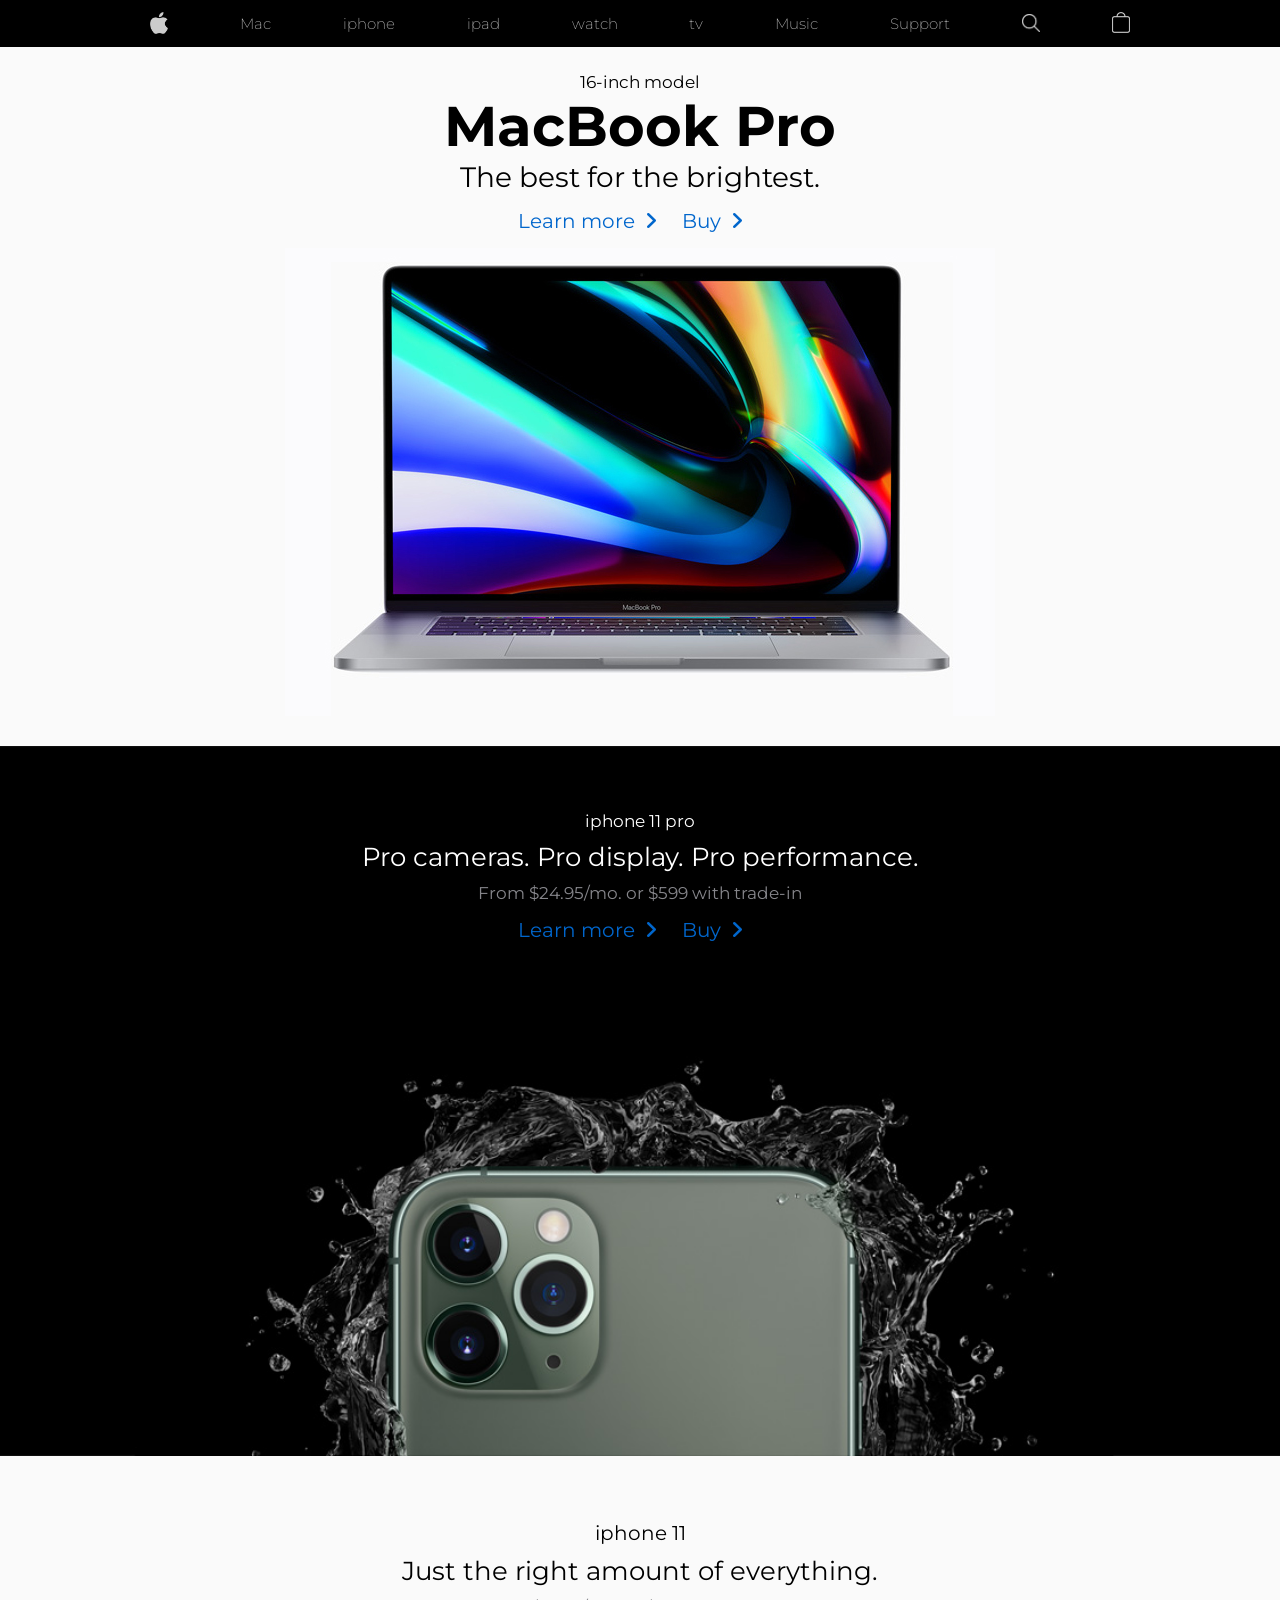
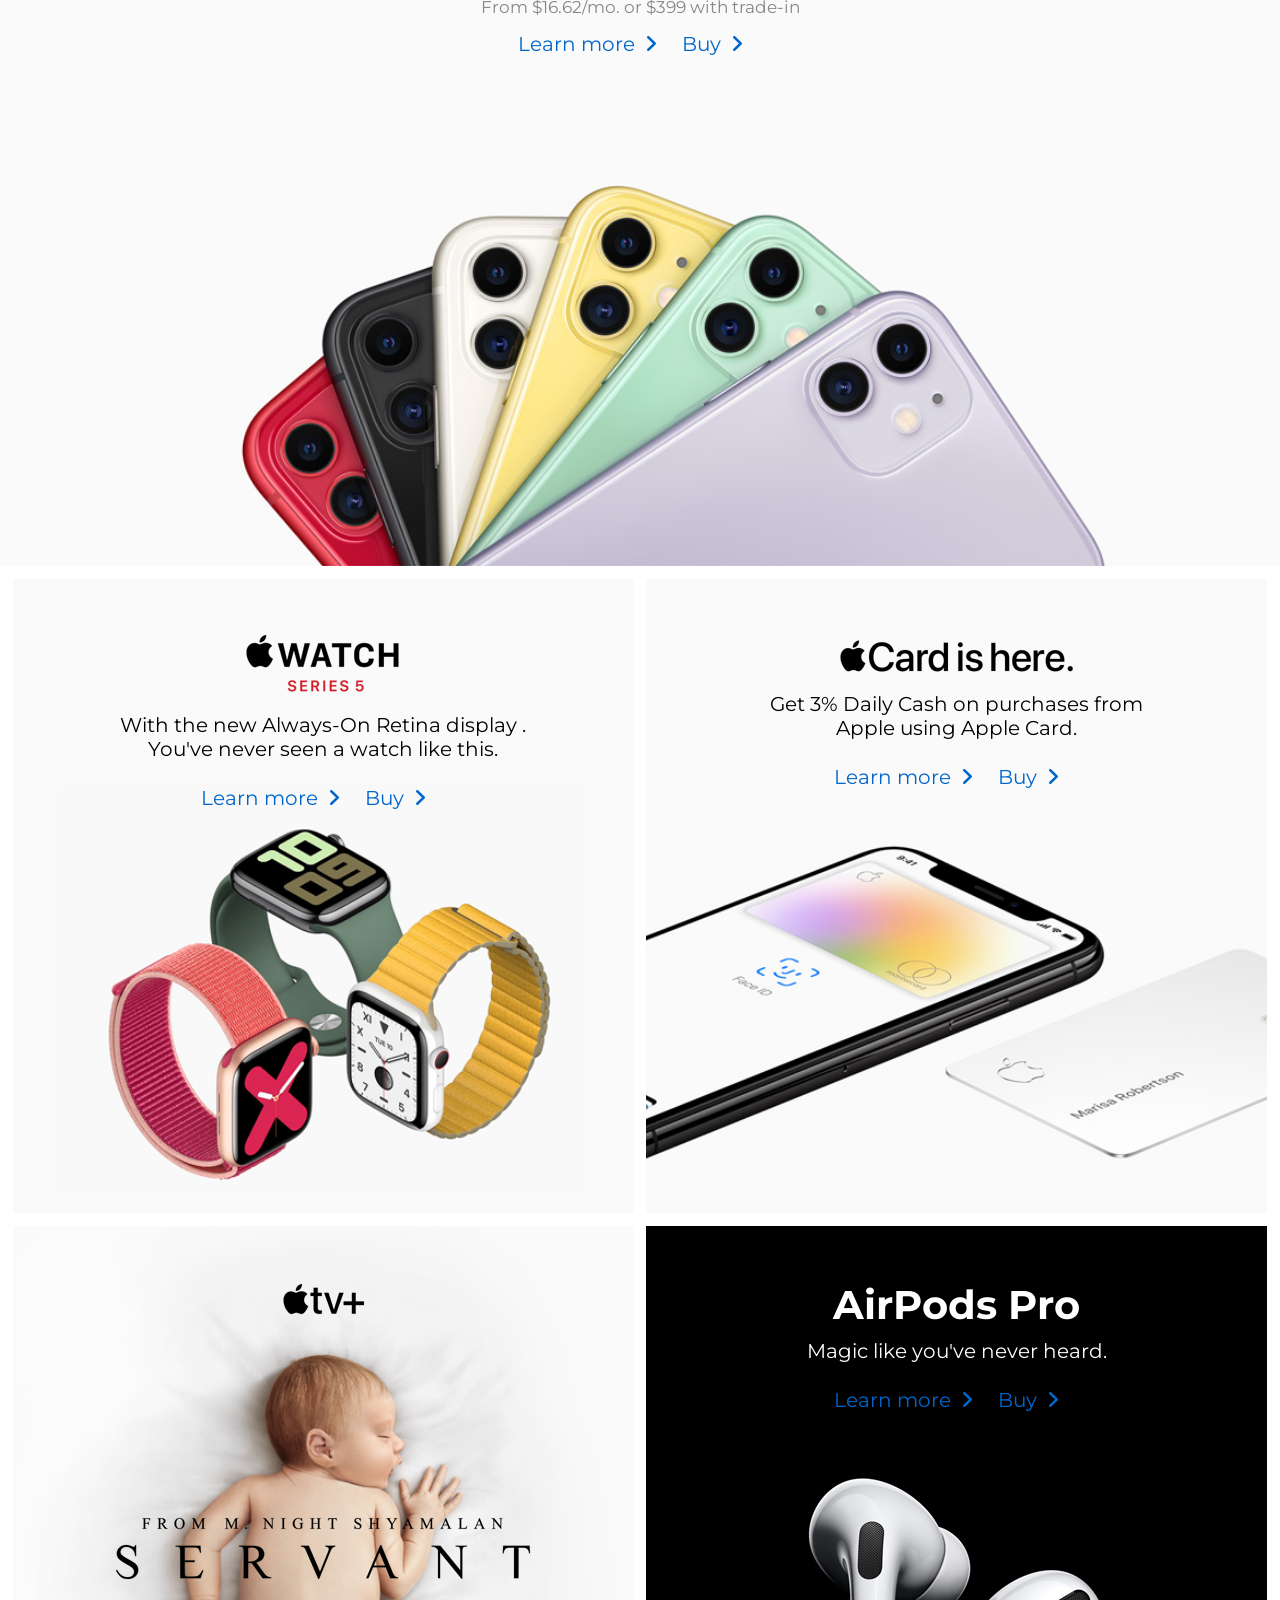
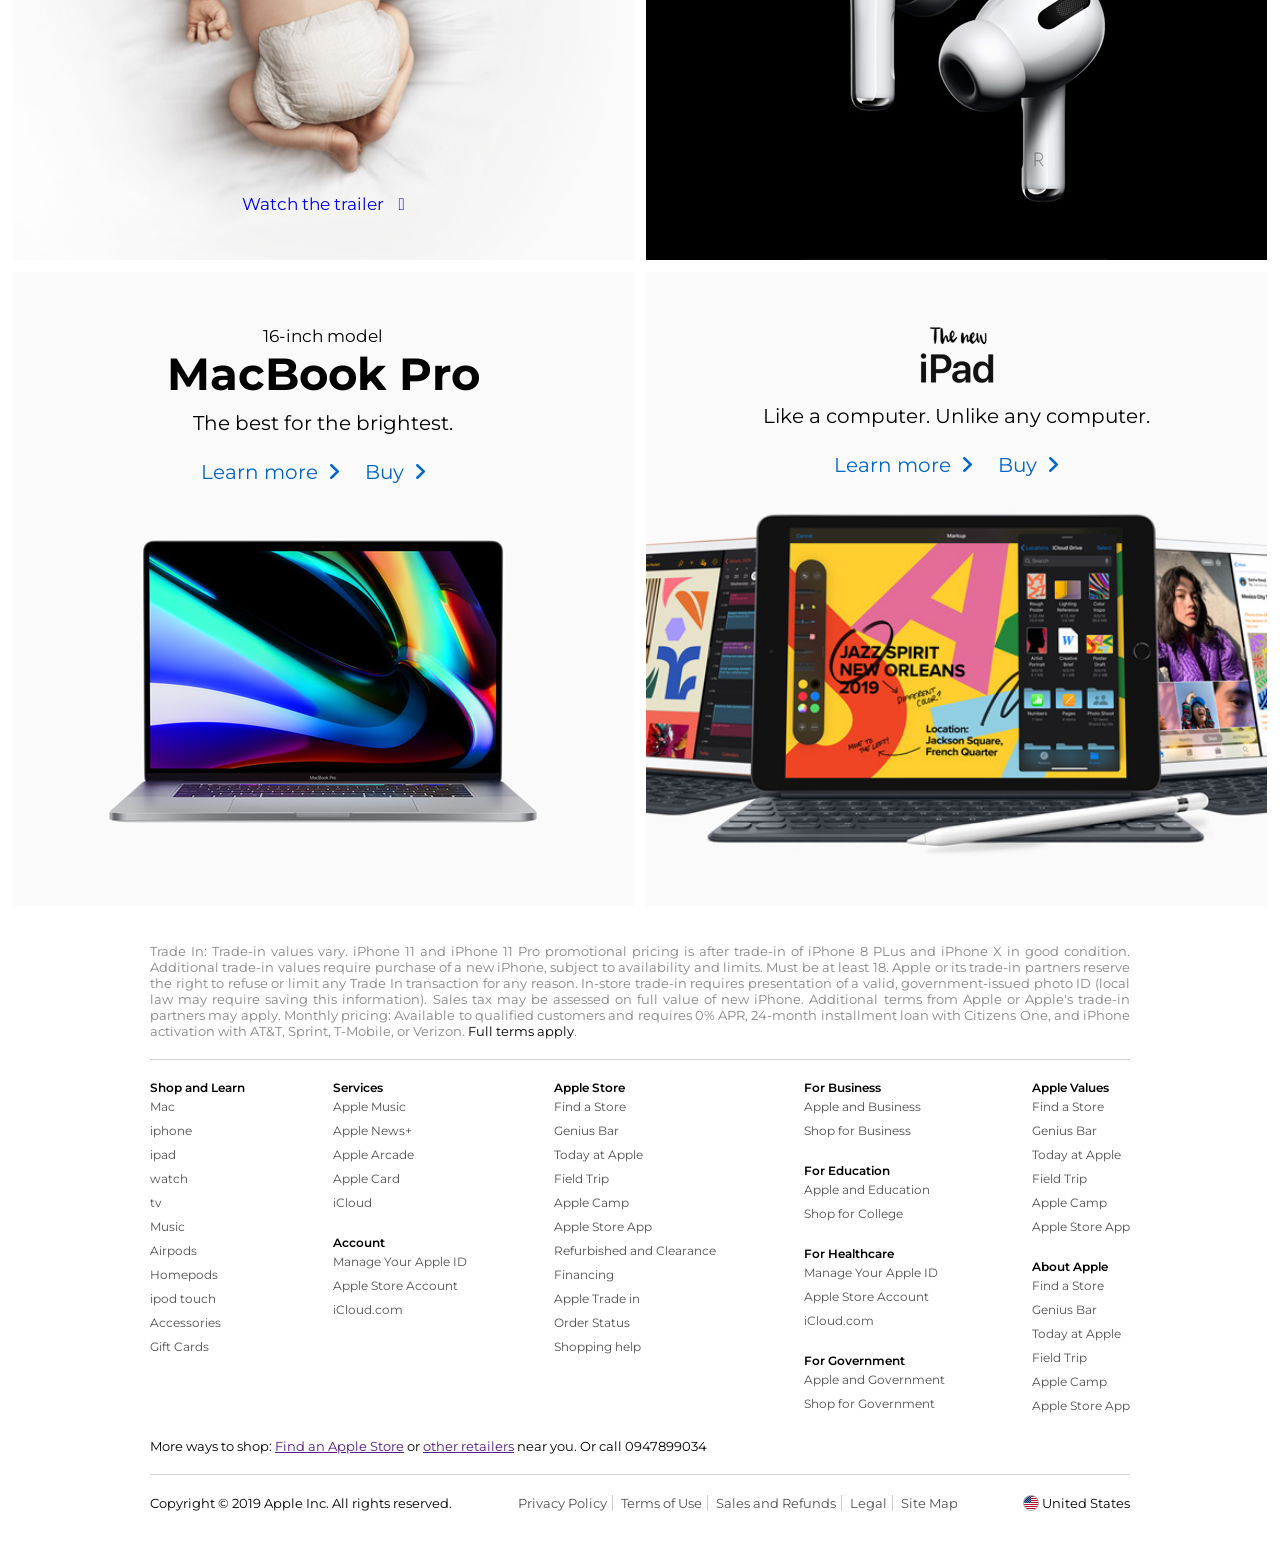
<file: index.html>
<!DOCTYPE html>
<html lang="en">
<head>
    <meta charset="UTF-8">
    <meta name="viewport" content="width=device-width, initial-scale=1.0">
    <link rel="stylesheet" href="css/style.css">    
    <link rel="stylesheet" href="https://cdnjs.cloudflare.com/ajax/libs/font-awesome/6.7.2/css/all.min.css" crossorigin="anonymous" referrerpolicy="no-referrer" />
    <link href="https://fonts.googleapis.com/css2?family=Montserrat:ital,wght@0,100..900;1,100..900&display=swap" rel="stylesheet">
    <title>Apple</title>
</head>
<body>
    <div class="outerwraper">
        <header class="header-wrapper">
            <div class="internal-wrapper">
                <div class="header-links-wrapper">
                    <ul>
                        <li class="logo-link"><a href="#"><img src="images/icons/logo.png" alt=""></a></li>
                        <li><a href="#">Mac</a></li>
                        <li><a href="#">iphone</a></li>
                        <li><a href="#">ipad</a></li>
                        <li><a href="#">watch</a></li>
                        <li><a href="#">tv</a></li>
                        <li><a href="#">Music</a></li>
                        <li><a href="#">Support</a></li>
                        <li class="search-link"><a href=""><img src="images/icons/search-icon.png" alt=""></a></li>
                        <li class="cart-link"><a href=""><img src="images/icons/cart.png" alt=""></a></li>
                    </ul>
                </div>
                
                
            </div>
        </header>

        <section class="main-highlight-wrapper">
            <div class="internal-wrapper">
                <div class="model">
                    16-inch model
                </div>
                <div class="product-title">
                    MacBook Pro
            </div>
            <div class="brief-description">
                The best for the brightest.  
            </div>
                <div class="links-wrapper">
                    <ul>
                        <li><a href="">Learn more</a></li>
                        <li><a href="">Buy</a></li>
                    </ul>
                </div>
                <div class="main-image-wrapper">
                    <img src="images/home/mac-laptop.jpg" alt="">
                </div>
            </div>
        </section>

        <section class="second-highlight-wrapper">
                <div class="internal-wrapper">
                    <div class="model">
                        iphone 11 pro
                    </div>
                    <div class="description-wrapper">
                        Pro cameras. Pro display. Pro performance.
                    </div>
                    <div class="price-wrapper">
                        From $24.95/mo. or $599 with trade-in  
                    </div>
                    <div class="links-wrapper">
                        <ul>
                            <li><a href="">Learn more</a></li>
                            <li><a href="">Buy</a></li>
                        </ul>
                    </div>
                </div>
        </section>

        <section class="third-highlight-wrapper">
            <div class="internal-wrapper">
                <div class="title-wrapper">
                    iphone 11
                </div>
                <div class="description-wrapper">
                    Just the right amount of everything.
                </div>
                <div class="price-wrapper">
                    From $16.62/mo. or $399 with trade-in
                </div>
                <div class="links-wrapper">
                        <ul>
                            <li><a href="">Learn more</a></li>
                            <li><a href="">Buy</a></li>
                        </ul>
                    </div>
            </div>
        </section>

        <section class="fourth-highlight-wrapper">
            <div class="left-side-wrapper">
                <div class="top-logo-wrapper">
                    <div class="logo-wrapper">
                        <img src="./images/icons/watch-series5-logo.png">
                    </div>
                </div>
                <div class="description-wraper">
                    With the new Always-On Retina display .<br>
                    You've never seen a watch like this.
                </div>
                <div class="links-wrapper">
                    <ul>
                        <li><a href="">Learn more</a></li>
                        <li><a href="">Buy</a></li>
                    </ul>
                </div>
            </div>
                <div class="right-side-wrapper">
                    <div class="top-logo-wrapper">
                        <div class="logo-wrapper">
                            <img src="./images/icons/apple-card-logo.png">
                        </div>
                    </div>
                    <div class="description-wraper">
                        Get 3% Daily Cash on purchases from Apple using Apple Card.
                    </div>
                    <div class="links-wrapper">
                        <ul>
                            <li><a href="">Learn more</a></li>
                            <li><a href="">Buy</a></li>
                        </ul>
                    </div>
                </div>
            </div>
        </section>

        <section class="fifth-highlight-wrapper">
            <div class="left-side-wrapper">
                <div class="top-logo-wrapper">
                    <div class="logo-wrapper">
                        <img src="./images/icons/apple-tv-logo.png">
                    </div>
                </div>

                <div class="tvshow-logo-wraper">
                    <img src="./images/icons/servant-logo.png">
                </div>

                <div class="watch-more-wrapper">
                    <a href="#">Watch the trailer</a>
                </div>
            </div>
        <div class="right-side-wrapper">
            <div class="top-logo-wrapper">
                <div class="logo-wrapper">
                    AirPods Pro
                </div>
            </div>
            <div class="description-wraper">
                Magic like you've never heard.
            </div>
            <div class="links-wrapper">
                <ul>
                    <li><a href="">Learn more</a></li>
                    <li><a href="">Buy</a></li>
                </ul>
            </div>
        </div>
    </section>

        <section class="sixth-highlight-wrapper">
            <div class="left-side-wrapper">
                <div class="model">
                    16-inch model
                </div>
                <div class="product-title-small">
                    MacBook Pro
                </div>
                <div class="description-wraper">
                    The best for the brightest.
                </div>

                <div class="links-wrapper">
                    <ul>
                        <li><a href="">Learn more</a></li>
                        <li><a href="">Buy</a></li>
                    </ul>
                </div>
            </div>
            <div class="right-side-wrapper">
                <div class="top-logo-wrapper">
                    <div class="logo-wrapper">
                        <img src="./images/icons/new-ipad-logo.png">
                    </div>
                </div>
                <div class="description-wraper">
                    Like a computer. Unlike any computer.
                </div>
                <div class="links-wrapper">
                    <ul>
                        <li><a href="">Learn more</a></Li>
                        <li><a href="">Buy</a></li>
                    </ul>
                </div>
            </div>
        </section>
    
        <footer class="footer-wrapper">
            <div class="upper-text-container">
                Trade In: Trade-in values vary. iPhone 11 and iPhone 11 Pro promotional pricing is after
                trade-in of iPhone 8 PLus and iPhone X in good condition. Additional trade-in values require
                purchase of a new iPhone, subject to availability and limits. Must be at least 18. Apple or
                its trade-in partners reserve the right to refuse or limit any Trade In transaction for any
                reason. In-store trade-in requires presentation of a valid, government-issued photo ID (local
                law may require saving this information). Sales tax may be assessed on full value of new
                iPhone. Additional terms from Apple or Apple's trade-in partners may apply. Monthly pricing:
                Available to qualified customers and requires 0% APR, 24-month installment loan with Citizens
                One, and iPhone activation with AT&amp;T, Sprint, T-Mobile, or Verizon. <a href="#"> Full terms
                apply</a>.
            </div>

            <div class="footer-links-wrapper">
                <div class="links-wrapper-1">
                    <h3>Shop and Learn</h3>
                    <ul>
                        <li><a href="#">Mac</a></li>
                        <li><a href="#">iphone</a></li>
                        <li><a href="#">ipad</a></li>
                        <li><a href="#">watch</a></li>
                        <li><a href="#">tv</a></li>
                        <li><a href="#">Music</a></li>
                        <li><a href="#">Airpods</a></li>
                        <li><a href="#">Homepods</a></li>
                        <li><a href="#">ipod touch</a></li>
                        <li><a href="#">Accessories</a></li>
                        <li><a href="#">Gift Cards</a></li>
                    </ul>
                </div>

                <div class="links-wrapper-2">
                    <h3>Services</h3>
                    <ul>
                        <li><a href="#">Apple Music</a></li>
                        <li><a href="#">Apple News+</a></li>
                        <li><a href="#">Apple Arcade</a></li>
                        <li><a href="#">Apple Card</a></li>
                        <li><a href="#">iCloud</a></li>
                    </ul>
                    <h3>Account</h3>
                    <ul>
                        <li><a href="">Manage Your Apple ID</a></li>
                        <li><a href="">Apple Store Account</a></li>
                        <li><a href="">iCloud.com</a></li>
                    </ul>
                </div>

                <div class="links-wrapper-3">
                    <h3>Apple Store</h3>
                    <ul>
                        <li><a href="">Find a Store</a></li>
                        <li><a href="">Genius Bar</a></li>
                        <li><a href="">Today at Apple</a></li>
                        <li><a href="">Field Trip</a></li>
                        <li><a href="">Apple Camp</a></li>
                        <li><a href="">Apple Store App</a></li>
                        <li><a href="">Refurbished and Clearance</a></li>
                        <li><a href="">Financing</a></li>
                        <li><a href="">Apple Trade in</a></li>
                        <li><a href="">Order Status</a></li>
                        <li><a href="">Shopping help</a></li>
                    </ul>
                </div>

                <div class="links-wrapper-4">
                    <h3>For Business</h3>
                    <ul>
                        <li><a href="">Apple and Business</a></li>
                        <li><a href="">Shop for Business</a></li>
                    </ul>
                    <h3>For Education</h3>
                    <ul>
                        <li><a href="">Apple and Education</a></li>
                        <li><a href="">Shop for College</a></li>
                    </ul>
                    <h3>For Healthcare</h3>
                    <ul>
                        <li><a href="">Manage Your Apple ID</a></li>
                        <li><a href="">Apple Store Account</a></li>
                        <li><a href="">iCloud.com</a></li>
                    </ul>
                    <h3>For Government</h3>
                    <!-- I have to change the txt of Govt -->
                    <ul>  
                        <li><a href="">Apple and Government</a></li>
                        <li><a href="">Shop for Government</a></li>
                    </ul>
                </div>

                <div class="links-wrapper-5">
                    <h3>Apple Values</h3>
                    <ul>
                        <li><a href="">Find a Store</a></li>
                        <li><a href="">Genius Bar</a></li>
                        <li><a href="">Today at Apple</a></li>
                        <li><a href="">Field Trip</a></li>
                        <li><a href="">Apple Camp</a></li>
                        <li><a href="">Apple Store App</a></li>
                    </ul>

                    <h3>About Apple</h3>
                    <ul>
                        <li><a href="">Find a Store</a></li>
                        <li><a href="">Genius Bar</a></li>
                        <li><a href="">Today at Apple</a></li>
                        <li><a href="">Field Trip</a></li>
                        <li><a href="">Apple Camp</a></li>
                        <li><a href="">Apple Store App</a></li>
                    </ul>
                </div>
            </div>

            <div class="my-apple-wrapper">
                More ways to shop: <a href="">Find an Apple Store</a> or <a href="">other retailers</a> near you. Or call 0947899034
            </div>

            <div class="copyright-wrapper">
                <div class="copyright">
                    Copyright &copy; 2019 Apple Inc. All rights reserved.
                </div>
                <div class="footer-links-terms">
                    <ul>
                        <li><a href="">Privacy Policy</a></li>
                        <li><a href="">Terms of Use</a></li>
                        <li><a href="">Sales and Refunds</a></li>
                        <li><a href="">Legal</a></li>
                        <li><a href="">Site Map</a></li>
                    </ul>
                </div>
                <div class="footer-country">
                    <div class="flag-wrapper">
                        <img src="images/icons/16.png" alt="">
                    </div>
                    <div class="footer-country-name">
                        United States
                    </div>
                </div>
            </div>

            

        </footer>
    </div>
    
</body>
</html>
</file>
<file: css/style.css>
*{
    margin: 0;
    padding: 0; 
}
body{
    font-family: 'Montserrat', sans-serif;
    font-size: 20px;
}
img{
    max-width: 100%;
}
/* Header style */
.header-wrapper{
    background-color: black;
    color: white;
    font-weight: 200;
    font-size: 0.75em;
}

.header-wrapper ul{
    display: flex;
    -webkit-box-pack: justify;    
    justify-content: space-between;
}

.internal-wrapper{
    width: 980px;
    padding: 0 10px;
    margin: 0 auto;
}

.header-wrapper .header-links-wrapper ul li a {
    text-decoration: none;
    color: white;
}

.header-wrapper ul {
    list-style: none;
}

.header-wrapper .header-links-wrapper ul li{
    display: inline-block;
    padding: 14px 0px 8px;
    height: 25px;
    opacity: 0.8;   
}

.header-wrapper ul li:hover{
    opacity: 1;
}
.logo-link, .search-link, .cart-link{
    width:18px;
    display: block;
}

.header-wrapper .header-links-wrapper ul li.logo-link{
    padding: 12px 0px 10px;
}
.header-wrapper .header-links-wrapper ul li.search-link{
    padding: 14px 0px 8px;
}
.header-wrapper .header-links-wrapper ul li.cart-link{
    padding: 12px 0px 10px;
}



/* footer styling */

.footer-wrapper{
    width: 980px;
    text-align: justify;
    padding: 0 10px;
    padding-top: 20px;
    margin: 0 auto;
    justify-content: center;
    padding-bottom: 20px;
    font-size: 13px;
}

.upper-text-container{
    border-bottom: 1px solid #d2d2d7;
    color: #868686;
    padding: 17px 0 20px
}

.upper-text-container a{
    text-decoration: none;
    color: black;
}
.upper-text-container a:hover{
    text-decoration: underline;
}

.footer-links-wrapper{
    display: flex;
    justify-content: space-between;
    padding-top: 20px;
}
.footer-links-wrapper ul{
    list-style: none;
    padding-bottom: 20px;
}
.footer-links-wrapper ul li{
    padding: 5px 0;
    font-size: .9em;
}
.footer-links-wrapper a{
    text-decoration: none;
    color: #515154;
}
.footer-links-wrapper a:hover{
    text-decoration: underline;
}
.footer-links-wrapper h3{
    font-size: 12px;
    font-weight: 600;
}
.my-apple-wrapper{
    border-bottom: 1px solid #d2d2d7;
    padding-bottom: 20px;
    margin-bottom: 10px;
}
.copyright-wrapper{
    display: flex;
    justify-content: space-between;
    padding: 10px 0 20px;
}
.footer-links-terms ul li{
    display: inline-block;
    padding: 0 5px;
    border-right: 1px solid #ccc;
}
.footer-links-terms ul li:last-child{
    border-right: 0px;
}
.footer-links-terms a{
    text-decoration: none;
    color: #515154;
}
.footer-links-terms a:hover{
    text-decoration: underline;
}
.footer-links-terms ul li a:hover{
    text-decoration: underline;
}
.footer-country{
    display: inline-block;
}

.flag-wrapper{
    display: inline-block;
    vertical-align: middle;
}
.footer-country-name{
    display: inline-block;
    vertical-align: top;
}

/* Main highlight section */
.main-highlight-wrapper{
    background-color: #fafafa;
    text-align: center;
    color: black;
    padding: 25px 0;
}
.links-wrapper ul {
   list-style: none;
}

.model {
font-size: .85em;
}
.product-title {
font-weight: 700;
font-size: 56px;
}
.brief-description {
font-size: 28px;
}
.links-wrapper {
padding: 15px 0;
}
.links-wrapper ul li {
display: inline-block;
padding-right: 20px;
}
.links-wrapper ul li a {
color: #06c;
text-decoration: none;
}
.links-wrapper ul li a:hover {
color: #515154;
}
.links-wrapper ul li a:after {
font-family: "FontAwesome";
font-weight: 900;
content: "\f105";
padding-left: 10px;
}

/* Second Highlight Section */
.second-highlight-wrapper {
background-image: url("../images/home/iphone11-pro-bg.jpg");
height: 580px;
background-position: center;
background-repeat: no-repeat;
background-size: cover;
text-align: center;
padding: 65px 20px;
color: #fff;
}

.title-wraper {
font-weight: 600;
font-size: 56px;
}
.description-wrapper {
font-size: 26px;
padding: 10px 0;
}
.price-wrapper {
color: #86868b;
font-size: 0.85em;
}

/* Third Highlight Section */
.third-highlight-wrapper {
background-image: url("../images/home/iphone11-bg.jpg");
height: 580px;
background-position: center;
background-repeat: no-repeat;
background-size: cover;
text-align: center;
padding: 65px 20px;
}

/*Fourth Highlight Section */
.fourth-highlight-wrapper {
display: flex;
-webkit-box-pack: justify;
justify-content: space-between;
background: #fff;
}
.left-side-wrapper {
height: 580px;
background-position: center;
background-repeat: no-repeat;
background-size: cover;
text-align: center;
width: 48.5%;
margin: 1% 0.5% 0% 1%;
padding-top: 54px;
}
.fourth-highlight-wrapper .left-side-wrapper {
background-image: url("../images/home/watch-series-5.jpg");
}
.right-side-wrapper {
height: 580px;
background-position: center;
background-repeat: no-repeat;
background-size: cover;
text-align: center;
width: 48.5%;
margin: 1% 1% 0% 0.5%;
padding-top: 54px;
}
.fourth-highlight-wrapper .right-side-wrapper {
background-image: url("../images/home/apple-card.jpg");
}
.description-wraper {
max-width: 430px;
margin: 0 auto;
padding: 10px;
}

/* Fifth Highlight Section  */

.fifth-highlight-wrapper {
display: flex;
-webkit-box-pack: justify;
justify-content: space-between;
background: #fff;
}
.fifth-highlight-wrapper .left-side-wrapper {
background-image: url("../images/home/apple-tv-background.jpg");
}
.fifth-highlight-wrapper .right-side-wrapper {
background-image: url("../images/home/air-pods.jpg");
color: #fff;
background-size: initial;
background-color: #000;
background-position: bottom;
}
.logo-wrapper {
font-size: 40px;
font-weight: bold;
}
.tvshow-logo-wraper {
padding: 180px 0 200px;
}
.watch-more-wrapper a {
content: "\f105";
text-decoration: none;
font-size: 0.85em;
}
.watch-more-wrapper a:after {
font-family: font-awesome;
font-weight: 900;
content: "\f144";
padding-left: 15px;
}

/* Sixth Highlight Section */
.sixth-highlight-wrapper {
display: flex;  
-webkit-box-pack: justify;
justify-content: space-between;     
background: #fff;
}

.sixth-highlight-wrapper .left-side-wrapper {
background-image: url("../images/home/macbook-pro.jpg");
background-size: initial;
background-color: #fafafa;
background-position: bottom;
}
.sixth-highlight-wrapper .right-side-wrapper{
    background-image: url("../images/home/new-ipad.jpg"); 
}
.product-title-small {
font-weight: 700;
font-size: 45px;
}
</file>
